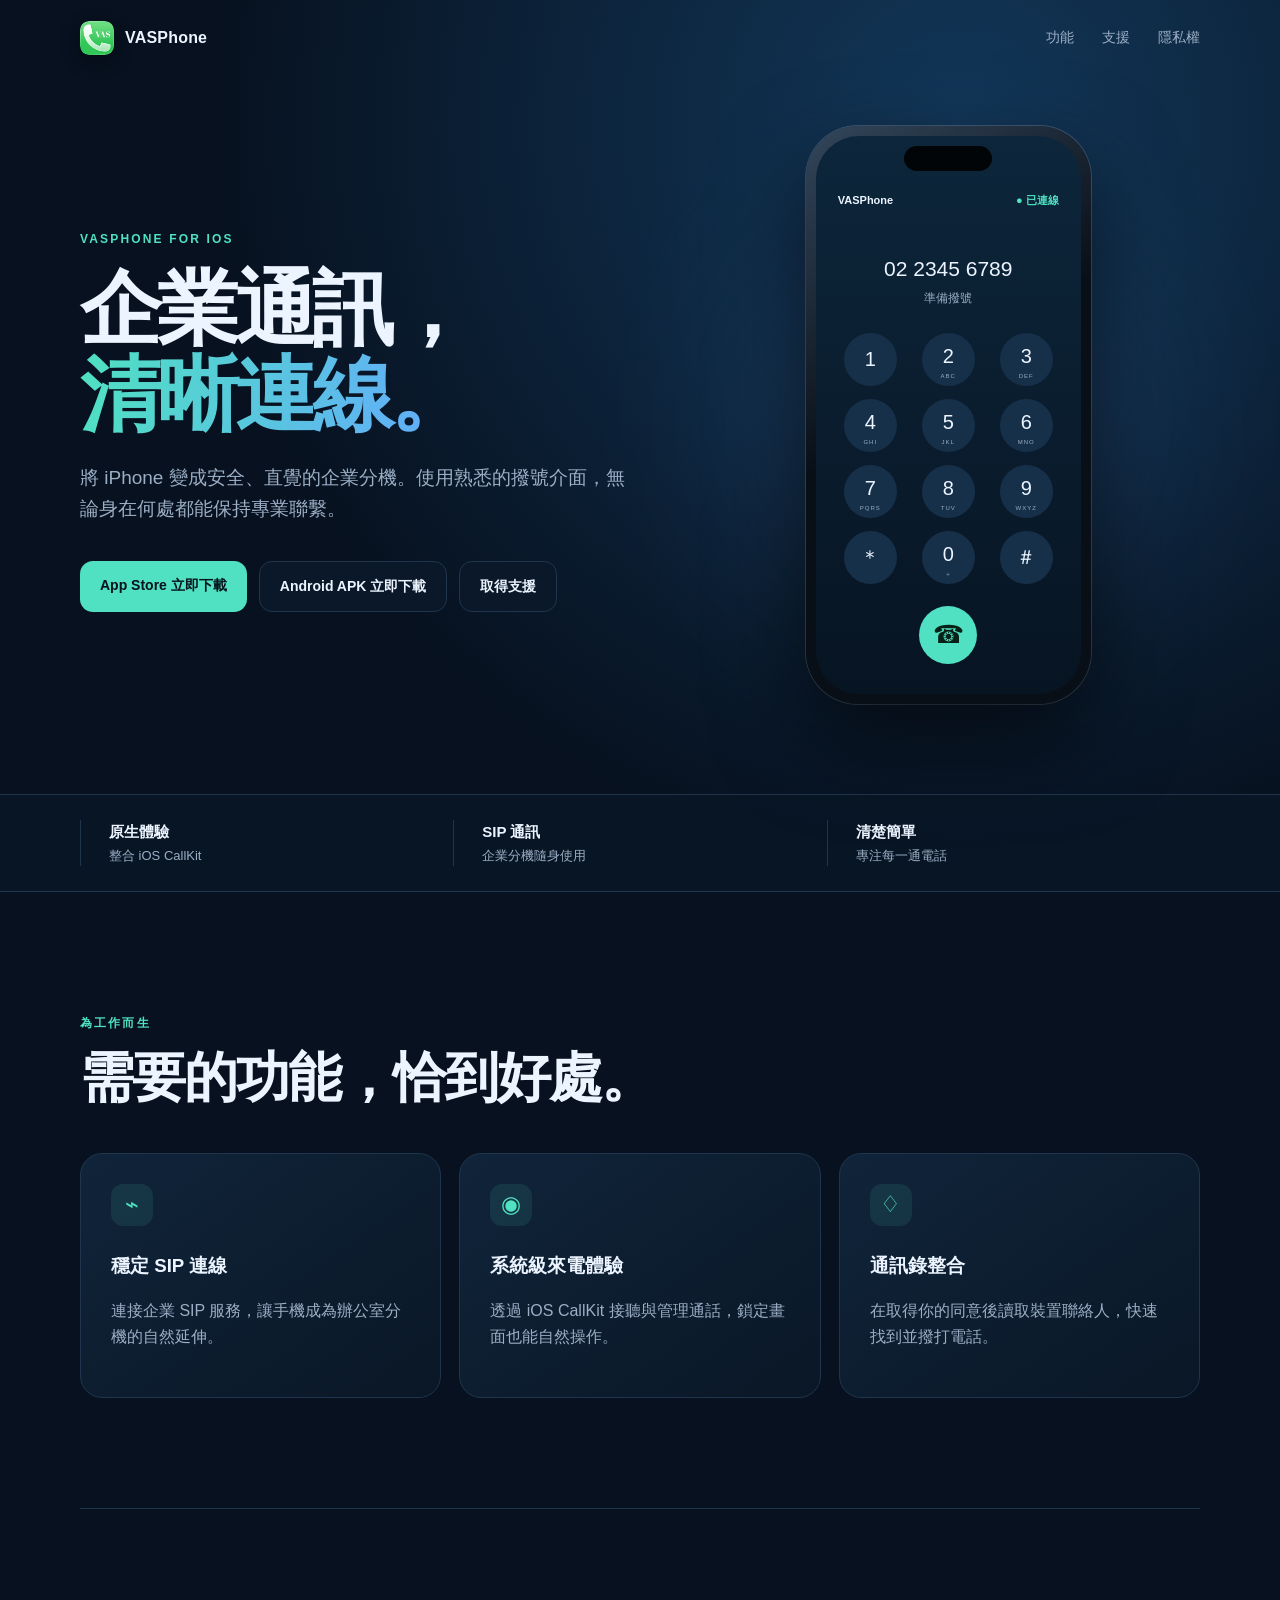
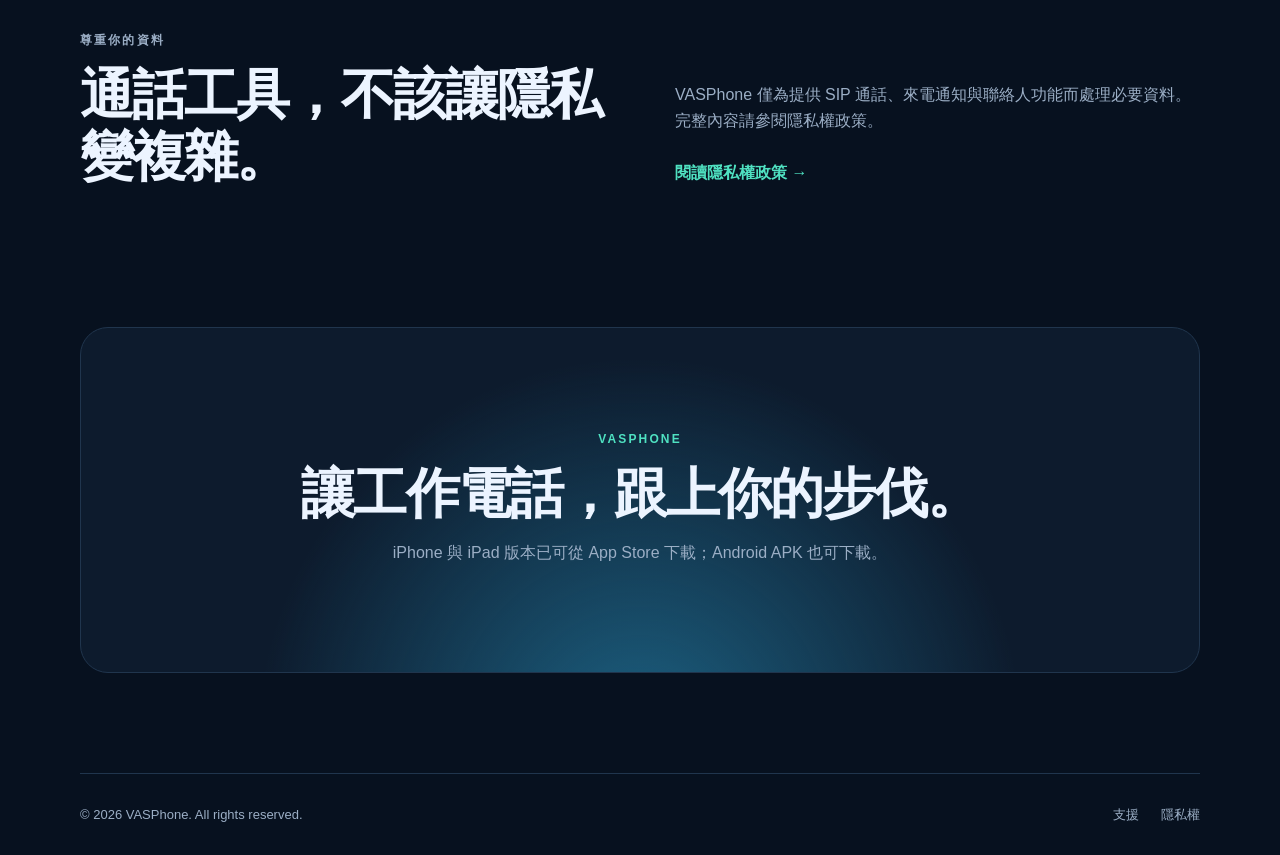
<file: index.html>
<!doctype html>
<html lang="zh-Hant">
<head>
  <meta charset="utf-8">
  <meta name="viewport" content="width=device-width, initial-scale=1">
  <meta name="description" content="VASPhone 是專為企業通訊打造的 iOS SIP 軟體電話。">
  <meta name="theme-color" content="#081424">
  <title>VASPhone｜企業通訊，隨時在線</title>
  <link rel="icon" type="image/png" href="vasphone-icon.png">
  <link rel="apple-touch-icon" href="vasphone-icon.png">
  <link rel="stylesheet" href="styles.css">
  <link rel="stylesheet" href="overrides.css">
</head>
<body>
  <header class="nav shell">
    <a class="brand" href="index.html" aria-label="VASPhone 首頁">
      <img class="brand-mark" src="vasphone-icon.png" alt="">
      <span>VASPhone</span>
    </a>
    <nav aria-label="主要導覽">
      <a href="#features">功能</a>
      <a href="support.html">支援</a>
      <a href="privacy.html">隱私權</a>
    </nav>
  </header>

  <main>
    <section class="hero shell">
      <div class="hero-copy">
        <p class="eyebrow">VASPhone for iOS</p>
        <h1>企業通訊，<br><span>清晰連線。</span></h1>
        <p class="lead">將 iPhone 變成安全、直覺的企業分機。使用熟悉的撥號介面，無論身在何處都能保持專業聯繫。</p>
        <div class="hero-actions">
          <a class="button primary" href="https://apps.apple.com/tw/app/vasphone/id6781997788">App Store 立即下載</a>
          <a id="android-download" class="button secondary" href="https://github.com/ShaneWang321/VASPhone/releases/download/android-v1.0.0/app-release.apk">Android APK 立即下載</a>
          <a class="button secondary" href="support.html">取得支援</a>
        </div>
      </div>
      <div class="phone-stage" aria-label="VASPhone App 介面示意">
        <div class="glow"></div>
        <div class="phone">
          <div class="dynamic-island"></div>
          <div class="phone-screen">
            <div class="screen-head"><span>VASPhone</span><span class="online">● 已連線</span></div>
            <p class="number">02 2345 6789</p>
            <p class="hint">準備撥號</p>
            <div class="keypad" aria-hidden="true">
              <span>1</span><span>2<small>ABC</small></span><span>3<small>DEF</small></span>
              <span>4<small>GHI</small></span><span>5<small>JKL</small></span><span>6<small>MNO</small></span>
              <span>7<small>PQRS</small></span><span>8<small>TUV</small></span><span>9<small>WXYZ</small></span>
              <span>＊</span><span>0<small>＋</small></span><span>＃</span>
            </div>
            <div class="call-button">☎</div>
          </div>
        </div>
      </div>
    </section>

    <section class="trust-strip">
      <div class="shell trust-grid">
        <div><strong>原生體驗</strong><span>整合 iOS CallKit</span></div>
        <div><strong>SIP 通訊</strong><span>企業分機隨身使用</span></div>
        <div><strong>清楚簡單</strong><span>專注每一通電話</span></div>
      </div>
    </section>

    <section class="section shell" id="features">
      <p class="eyebrow">為工作而生</p>
      <h2>需要的功能，恰到好處。</h2>
      <div class="cards">
        <article class="card"><span class="icon">⌁</span><h3>穩定 SIP 連線</h3><p>連接企業 SIP 服務，讓手機成為辦公室分機的自然延伸。</p></article>
        <article class="card"><span class="icon">◉</span><h3>系統級來電體驗</h3><p>透過 iOS CallKit 接聽與管理通話，鎖定畫面也能自然操作。</p></article>
        <article class="card"><span class="icon">♢</span><h3>通訊錄整合</h3><p>在取得你的同意後讀取裝置聯絡人，快速找到並撥打電話。</p></article>
      </div>
    </section>

    <section class="section shell privacy-callout">
      <div><p class="eyebrow">尊重你的資料</p><h2>通話工具，不該讓隱私變複雜。</h2></div>
      <div><p>VASPhone 僅為提供 SIP 通話、來電通知與聯絡人功能而處理必要資料。完整內容請參閱隱私權政策。</p><a class="text-link" href="privacy.html">閱讀隱私權政策 →</a></div>
    </section>

    <section class="cta shell" id="availability">
      <p class="eyebrow">VASPhone</p>
      <h2>讓工作電話，跟上你的步伐。</h2>
      <p>iPhone 與 iPad 版本已可從 App Store 下載；Android APK 也可下載。</p>
    </section>
  </main>

  <footer class="footer shell">
    <span>© 2026 VASPhone. All rights reserved.</span>
    <div><a href="support.html">支援</a><a href="privacy.html">隱私權</a></div>
  </footer>
</body>
</html>
</file>
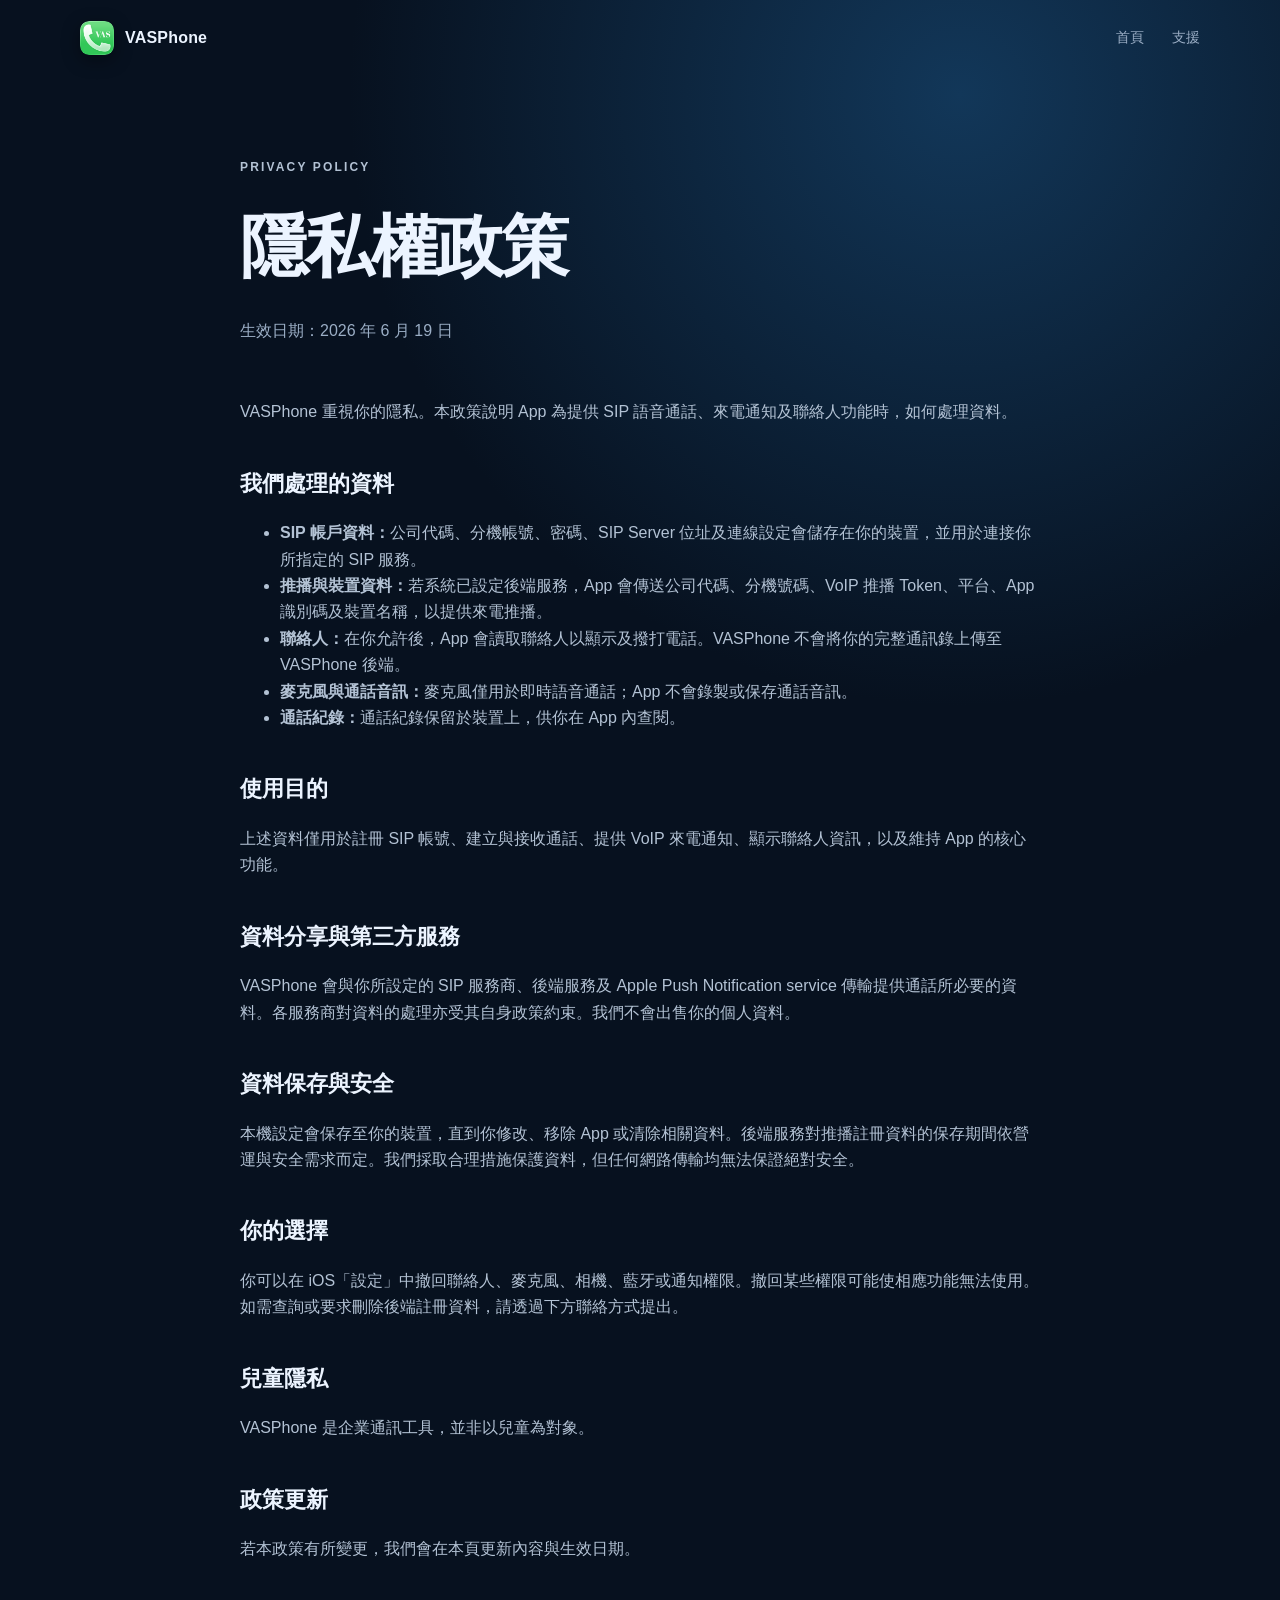
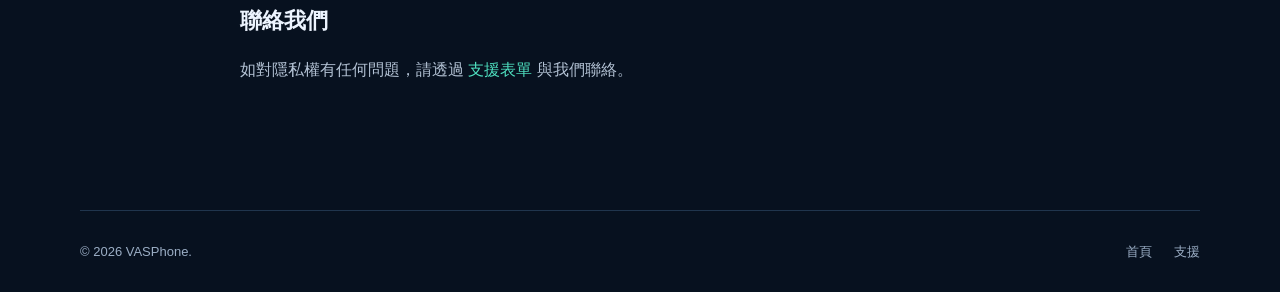
<file: privacy.html>
<!doctype html><html lang="zh-Hant"><head><meta charset="utf-8"><meta name="viewport" content="width=device-width,initial-scale=1"><meta name="description" content="VASPhone 隱私權政策"><title>隱私權政策｜VASPhone</title><link rel="icon" type="image/png" href="vasphone-icon.png"><link rel="apple-touch-icon" href="vasphone-icon.png"><link rel="stylesheet" href="styles.css"><link rel="stylesheet" href="overrides.css"></head><body>
<header class="nav shell"><a class="brand" href="index.html"><img class="brand-mark" src="vasphone-icon.png" alt=""><span>VASPhone</span></a><nav><a href="index.html">首頁</a><a href="support.html">支援</a></nav></header>
<main class="legal shell"><p class="eyebrow">Privacy Policy</p><h1>隱私權政策</h1><p class="updated">生效日期：2026 年 6 月 19 日</p>
<p>VASPhone 重視你的隱私。本政策說明 App 為提供 SIP 語音通話、來電通知及聯絡人功能時，如何處理資料。</p>
<h2>我們處理的資料</h2><ul><li><strong>SIP 帳戶資料：</strong>公司代碼、分機帳號、密碼、SIP Server 位址及連線設定會儲存在你的裝置，並用於連接你所指定的 SIP 服務。</li><li><strong>推播與裝置資料：</strong>若系統已設定後端服務，App 會傳送公司代碼、分機號碼、VoIP 推播 Token、平台、App 識別碼及裝置名稱，以提供來電推播。</li><li><strong>聯絡人：</strong>在你允許後，App 會讀取聯絡人以顯示及撥打電話。VASPhone 不會將你的完整通訊錄上傳至 VASPhone 後端。</li><li><strong>麥克風與通話音訊：</strong>麥克風僅用於即時語音通話；App 不會錄製或保存通話音訊。</li><li><strong>通話紀錄：</strong>通話紀錄保留於裝置上，供你在 App 內查閱。</li></ul>
<h2>使用目的</h2><p>上述資料僅用於註冊 SIP 帳號、建立與接收通話、提供 VoIP 來電通知、顯示聯絡人資訊，以及維持 App 的核心功能。</p>
<h2>資料分享與第三方服務</h2><p>VASPhone 會與你所設定的 SIP 服務商、後端服務及 Apple Push Notification service 傳輸提供通話所必要的資料。各服務商對資料的處理亦受其自身政策約束。我們不會出售你的個人資料。</p>
<h2>資料保存與安全</h2><p>本機設定會保存至你的裝置，直到你修改、移除 App 或清除相關資料。後端服務對推播註冊資料的保存期間依營運與安全需求而定。我們採取合理措施保護資料，但任何網路傳輸均無法保證絕對安全。</p>
<h2>你的選擇</h2><p>你可以在 iOS「設定」中撤回聯絡人、麥克風、相機、藍牙或通知權限。撤回某些權限可能使相應功能無法使用。如需查詢或要求刪除後端註冊資料，請透過下方聯絡方式提出。</p>
<h2>兒童隱私</h2><p>VASPhone 是企業通訊工具，並非以兒童為對象。</p>
<h2>政策更新</h2><p>若本政策有所變更，我們會在本頁更新內容與生效日期。</p>
<h2>聯絡我們</h2><p>如對隱私權有任何問題，請透過 <a href="support.html">支援表單</a> 與我們聯絡。</p>
</main><footer class="footer shell"><span>© 2026 VASPhone.</span><div><a href="index.html">首頁</a><a href="support.html">支援</a></div></footer></body></html>
</file>
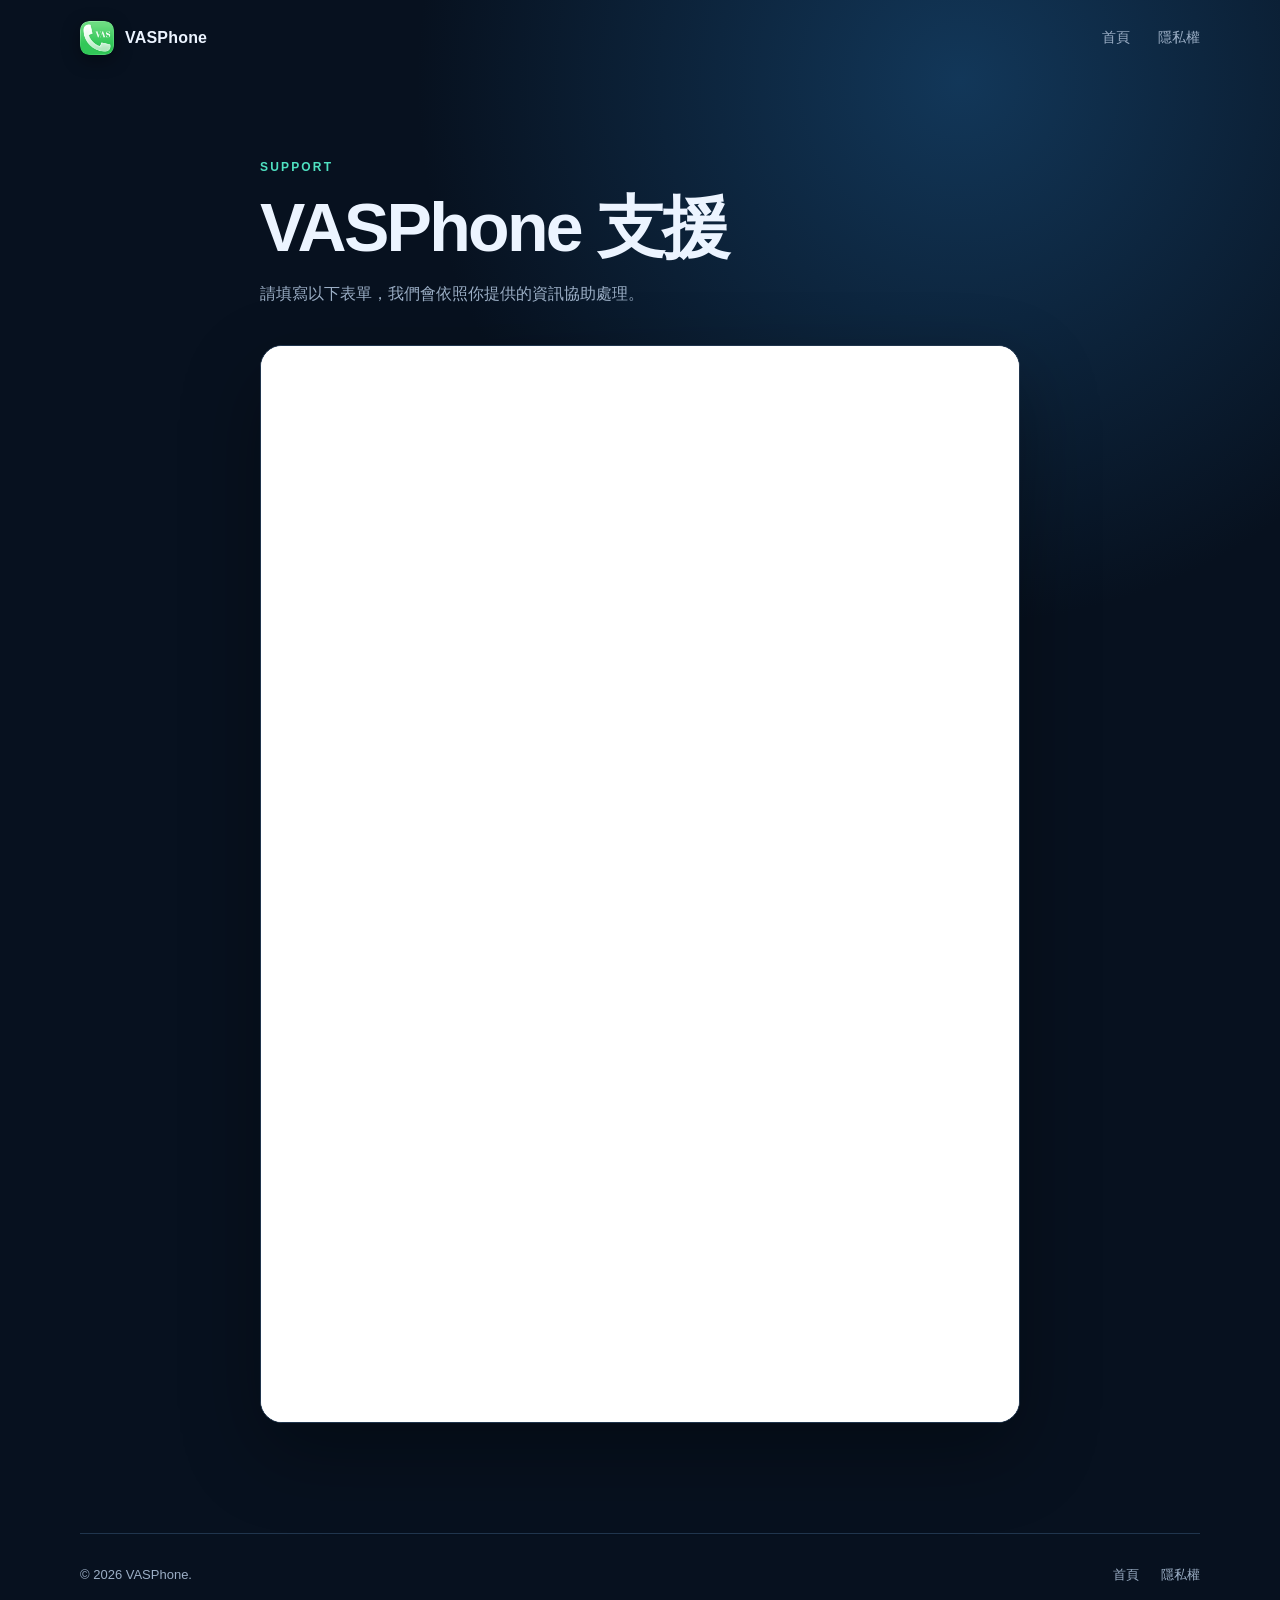
<file: support.html>
<!doctype html>
<html lang="zh-Hant">
<head>
  <meta charset="utf-8">
  <meta name="viewport" content="width=device-width, initial-scale=1">
  <meta name="description" content="VASPhone 客戶支援表單">
  <title>支援｜VASPhone</title>
  <link rel="icon" type="image/png" href="vasphone-icon.png">
  <link rel="apple-touch-icon" href="vasphone-icon.png">
  <link rel="stylesheet" href="styles.css">
  <link rel="stylesheet" href="overrides.css">
</head>
<body>
  <header class="nav shell">
    <a class="brand" href="index.html"><img class="brand-mark" src="vasphone-icon.png" alt=""><span>VASPhone</span></a>
    <nav><a href="index.html">首頁</a><a href="privacy.html">隱私權</a></nav>
  </header>
  <main class="support-page shell">
    <p class="eyebrow">Support</p>
    <h1>VASPhone 支援</h1>
    <p class="support-intro">請填寫以下表單，我們會依照你提供的資訊協助處理。</p>
    <div class="form-frame">
      <iframe src="https://docs.google.com/forms/d/e/1FAIpQLSdxTqLLknXt7SYBADfmJTM8Elr02ws02KE_zldNHb4-thnuMg/viewform?embedded=true" width="640" height="1076" frameborder="0" marginheight="0" marginwidth="0" title="VASPhone 支援表單">載入中…</iframe>
    </div>
  </main>
  <footer class="footer shell"><span>© 2026 VASPhone.</span><div><a href="index.html">首頁</a><a href="privacy.html">隱私權</a></div></footer>
</body>
</html>
</file>
<file: styles.css>
:root{--ink:#ecf4ff;--muted:#9baec5;--bg:#07111f;--panel:#0d1b2d;--line:#20354d;--aqua:#4fe1c1;--blue:#64a8ff;--max:1120px;color-scheme:dark}*{box-sizing:border-box}html{scroll-behavior:smooth}body{margin:0;background:radial-gradient(circle at 75% 5%,#123759 0,transparent 30%),var(--bg);color:var(--ink);font-family:-apple-system,BlinkMacSystemFont,"Segoe UI","Noto Sans TC",sans-serif;line-height:1.65}a{color:inherit;text-decoration:none}.shell{width:min(calc(100% - 40px),var(--max));margin-inline:auto}.nav{height:76px;display:flex;align-items:center;justify-content:space-between}.brand{display:flex;align-items:center;gap:11px;font-weight:750;letter-spacing:.2px}.brand-mark{display:grid;place-items:center;width:34px;height:34px;border-radius:10px;background:linear-gradient(135deg,var(--aqua),var(--blue));color:#04131d;font-weight:900}.nav nav{display:flex;gap:28px;color:var(--muted);font-size:14px}.nav nav a:hover,.footer a:hover,.text-link:hover{color:var(--aqua)}.hero{min-height:680px;display:grid;grid-template-columns:1.05fr .95fr;align-items:center;gap:60px;padding-block:50px 90px}.eyebrow{color:var(--aqua);font-size:12px;font-weight:800;letter-spacing:.18em;text-transform:uppercase}.hero h1{font-size:clamp(52px,7vw,82px);line-height:1.05;letter-spacing:-.055em;margin:16px 0 24px}.hero h1 span{color:transparent;background:linear-gradient(100deg,var(--aqua),var(--blue));background-clip:text}.lead{max-width:600px;color:var(--muted);font-size:19px}.hero-actions{display:flex;gap:12px;margin-top:36px}.button{padding:13px 20px;border-radius:13px;font-weight:700;font-size:14px}.primary{background:var(--aqua);color:#06131c}.secondary{border:1px solid var(--line);background:#0a1829}.phone-stage{position:relative;display:grid;place-items:center;min-height:560px}.glow{position:absolute;width:360px;height:360px;border-radius:50%;background:var(--blue);filter:blur(100px);opacity:.18}.phone{position:relative;width:285px;height:578px;padding:10px;border-radius:52px;background:linear-gradient(145deg,#33465b,#090f17 45%);box-shadow:0 35px 90px #0009,0 0 0 1px #ffffff30}.phone-screen{height:100%;padding:55px 22px 24px;border-radius:43px;background:linear-gradient(#0d263b,#071422);overflow:hidden}.dynamic-island{position:absolute;z-index:2;top:20px;left:50%;translate:-50%;width:88px;height:25px;border-radius:30px;background:#020508}.screen-head{display:flex;justify-content:space-between;font-size:11px;font-weight:700}.online{color:var(--aqua)}.number{text-align:center;font-size:21px;margin:43px 0 0}.hint{text-align:center;color:var(--muted);font-size:12px;margin:2px 0 24px}.keypad{display:grid;grid-template-columns:repeat(3,1fr);gap:13px}.keypad span{justify-self:center;display:flex;flex-direction:column;align-items:center;justify-content:center;width:53px;height:53px;border-radius:50%;background:#173049;font-size:20px}.keypad small{font-size:6px;letter-spacing:1px;color:var(--muted);line-height:1}.call-button{display:grid;place-items:center;margin:22px auto 0;width:58px;height:58px;border-radius:50%;background:var(--aqua);color:#052118;font-size:25px}.trust-strip{border-block:1px solid var(--line);background:#091727aa}.trust-grid{display:grid;grid-template-columns:repeat(3,1fr);padding-block:25px}.trust-grid div{display:flex;flex-direction:column;padding-left:28px;border-left:1px solid var(--line)}.trust-grid strong{font-size:15px}.trust-grid span{color:var(--muted);font-size:13px}.section{padding-block:110px}.section h2,.cta h2{font-size:clamp(34px,5vw,54px);line-height:1.15;letter-spacing:-.035em;margin:10px 0 45px}.cards{display:grid;grid-template-columns:repeat(3,1fr);gap:18px}.card{padding:30px;border:1px solid var(--line);border-radius:22px;background:linear-gradient(145deg,#10243a,#0a1726)}.card .icon{display:grid;place-items:center;width:42px;height:42px;border-radius:12px;background:#4fe1c119;color:var(--aqua);font-size:23px}.card h3{margin:25px 0 8px}.card p,.privacy-callout p,.cta>p:not(.eyebrow){color:var(--muted)}.privacy-callout{display:grid;grid-template-columns:1fr 1fr;gap:70px;border-top:1px solid var(--line)}.privacy-callout h2{margin-bottom:0}.privacy-callout>div:last-child{align-self:end}.text-link{display:inline-block;margin-top:10px;color:var(--aqua);font-weight:700}.cta{text-align:center;margin-block:30px 100px;padding:90px 25px;border:1px solid var(--line);border-radius:28px;background:radial-gradient(circle at 50% 120%,#1c6182,transparent 55%),var(--panel)}.cta h2{margin-bottom:15px}.footer{display:flex;justify-content:space-between;padding-block:30px;border-top:1px solid var(--line);color:var(--muted);font-size:13px}.footer div{display:flex;gap:22px}.legal{max-width:800px;padding-block:70px 110px}.legal h1{font-size:clamp(42px,7vw,68px);letter-spacing:-.04em;margin:10px 0}.legal .updated{color:var(--muted);margin-bottom:55px}.legal h2{margin-top:40px;font-size:22px}.legal p,.legal li{color:#b3c2d4}.legal a{color:var(--aqua)}.faq{border-top:1px solid var(--line);padding:24px 0}.faq h2{margin:0 0 8px;font-size:19px}.contact-box{margin-top:50px;padding:28px;border:1px solid var(--line);border-radius:20px;background:var(--panel)}@media(max-width:760px){.nav nav a:first-child{display:none}.nav nav{gap:16px}.hero{grid-template-columns:1fr;padding-top:65px}.hero-copy{text-align:center}.lead{font-size:17px}.hero-actions{justify-content:center;flex-wrap:wrap}.phone-stage{min-height:510px}.phone{scale:.85}.trust-grid,.cards,.privacy-callout{grid-template-columns:1fr}.trust-grid{gap:18px}.trust-grid div{padding-left:15px}.section{padding-block:75px}.privacy-callout{gap:20px}.footer{gap:20px;flex-direction:column}.legal{padding-top:45px}}
</file>
<file: overrides.css>
.brand-mark {
  display: block;
  width: 34px;
  height: 34px;
  border-radius: 9px;
  object-fit: cover;
  background: none;
  box-shadow: 0 5px 18px #0006;
}

.support-page {
  max-width: 760px;
  padding-block: 70px 110px;
}

.support-page h1 {
  margin: 10px 0 8px;
  font-size: clamp(42px, 7vw, 68px);
  line-height: 1.1;
  letter-spacing: -.04em;
}

.support-intro {
  margin-bottom: 38px;
  color: var(--muted);
}

.form-frame {
  width: 100%;
  min-height: 1076px;
  overflow: hidden;
  border: 1px solid var(--line);
  border-radius: 22px;
  background: #fff;
  box-shadow: 0 30px 80px #0005;
}

.form-frame iframe {
  display: block;
  width: 100%;
  max-width: 100%;
  min-height: 1076px;
  border: 0;
}

@media (max-width: 760px) {
  .support-page {
    width: 100%;
    padding: 45px 0 80px;
  }

  .support-page > .eyebrow,
  .support-page > h1,
  .support-intro {
    margin-inline: 20px;
  }

  .form-frame {
    border-inline: 0;
    border-radius: 0;
  }
}
</file>
